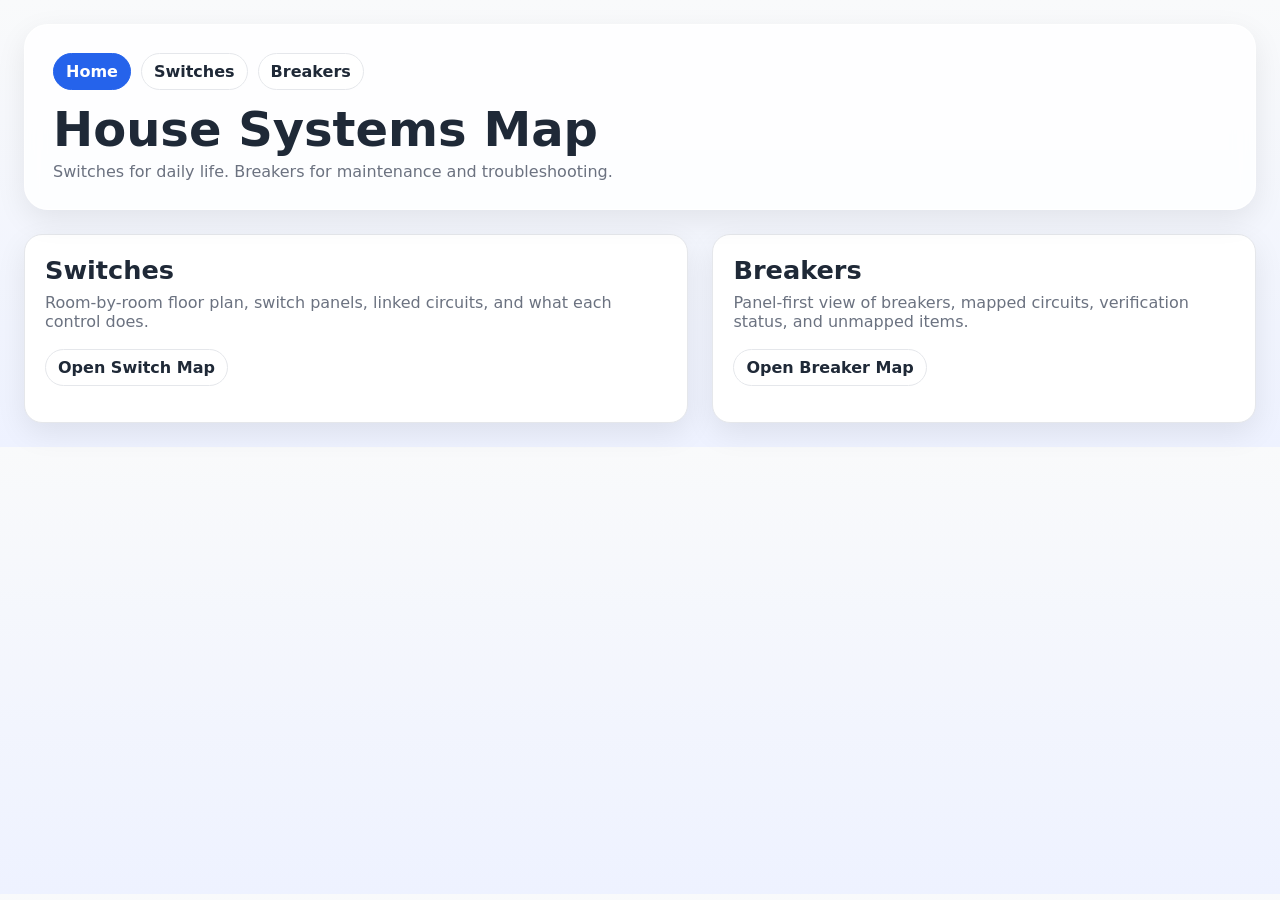
<file: index.html>
<!DOCTYPE html>
<html lang="en">
<head>
  <meta charset="UTF-8" />
  <meta name="viewport" content="width=device-width, initial-scale=1.0" />
  <title>House Systems Map</title>
  <link rel="stylesheet" href="styles.css" />
</head>
<body>
  <div class="container">
    <header>
      <div class="hero">  
        <div class="page-nav">
          <a class="nav-link active" href="index.html">Home</a>
          <a class="nav-link" href="switches.html">Switches</a>
          <a class="nav-link" href="breakers.html">Breakers</a>
        </div>
        
        <h1>House Systems Map</h1>
        <p class="subtitle">
          Switches for daily life. Breakers for maintenance and troubleshooting.
        </p>
      </div>
    </header>

    <main class="layout">
      <section class="panel">
        <div class="content">
          <h2 class="room-title">Switches</h2>
          <p class="room-note">
            Room-by-room floor plan, switch panels, linked circuits, and what each control does.
          </p>
          <p><a class="nav-link" href="switches.html">Open Switch Map</a></p>
        </div>
      </section>

      <section class="panel">
        <div class="content">
          <h2 class="room-title">Breakers</h2>
          <p class="room-note">
            Panel-first view of breakers, mapped circuits, verification status, and unmapped items.
          </p>
          <p><a class="nav-link" href="breakers.html">Open Breaker Map</a></p>
        </div>
      </section>
    </main>
  </div>
</body>
</html>
</file>
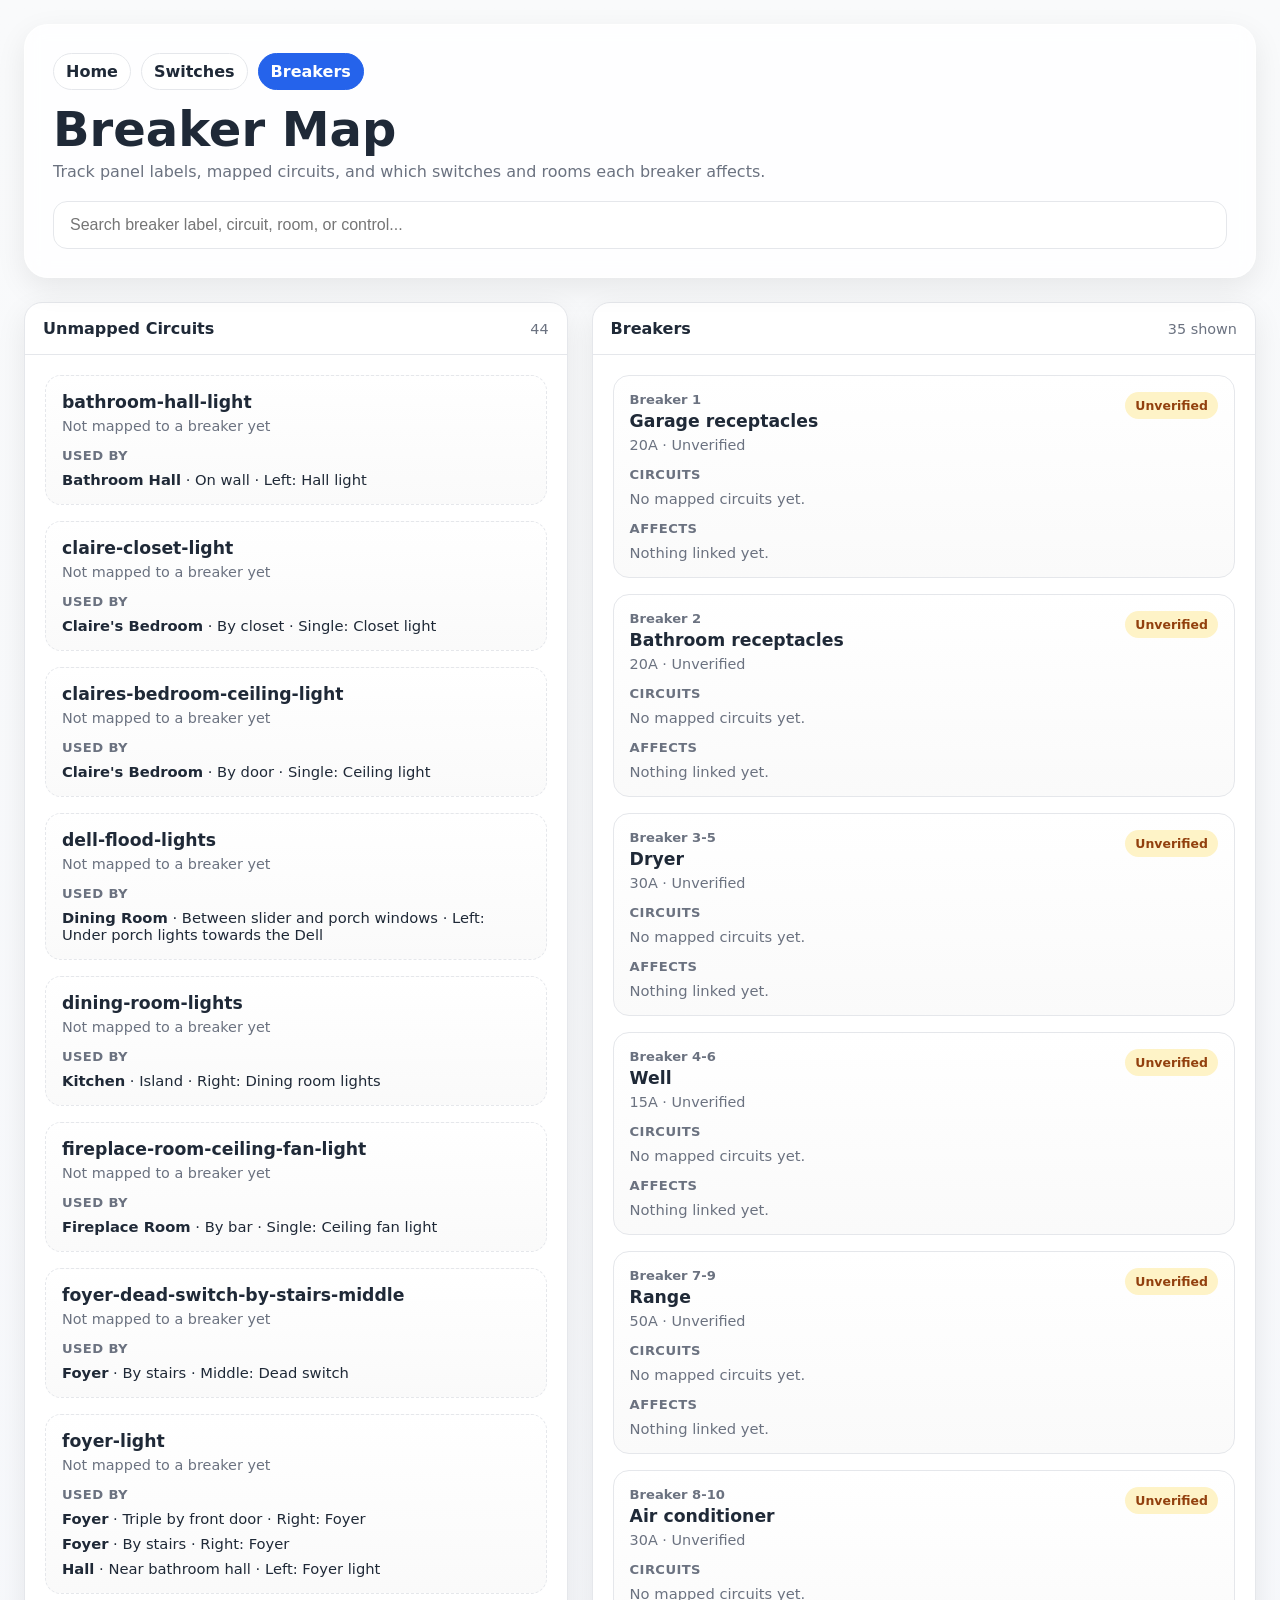
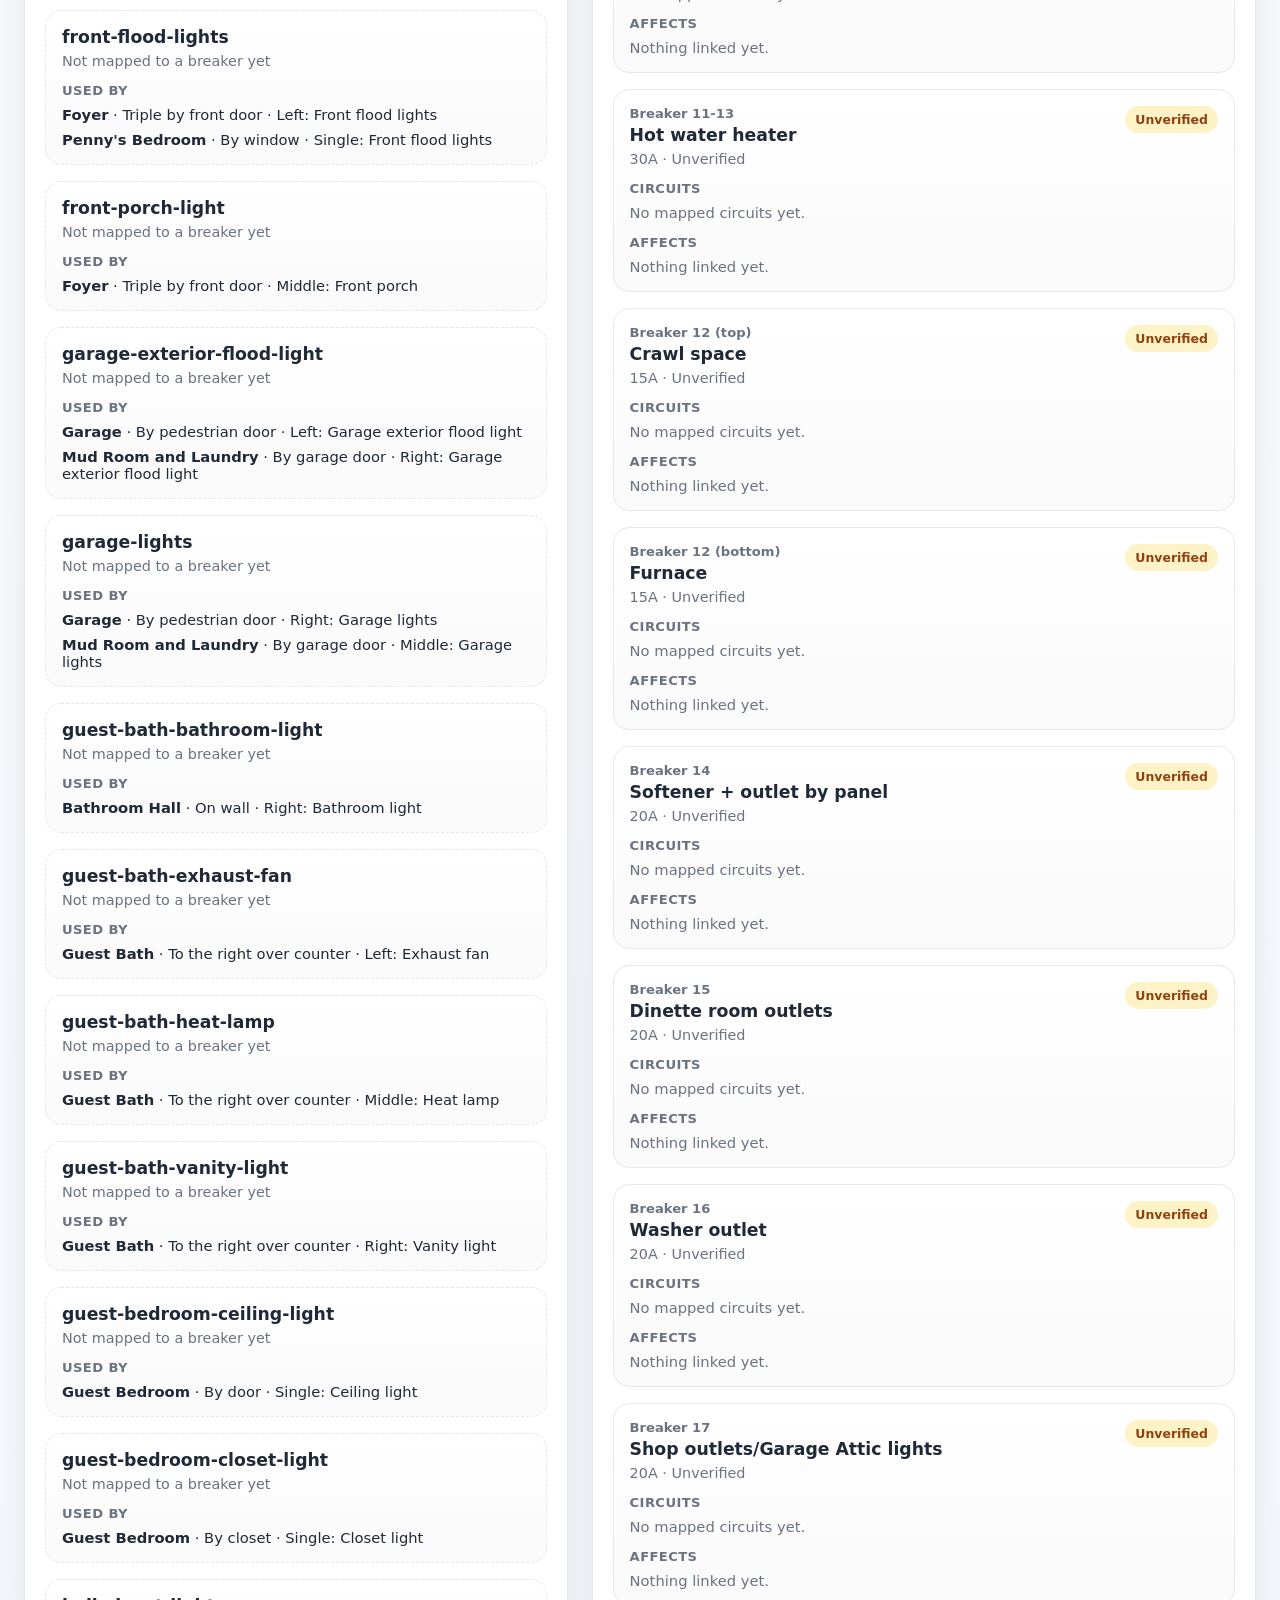
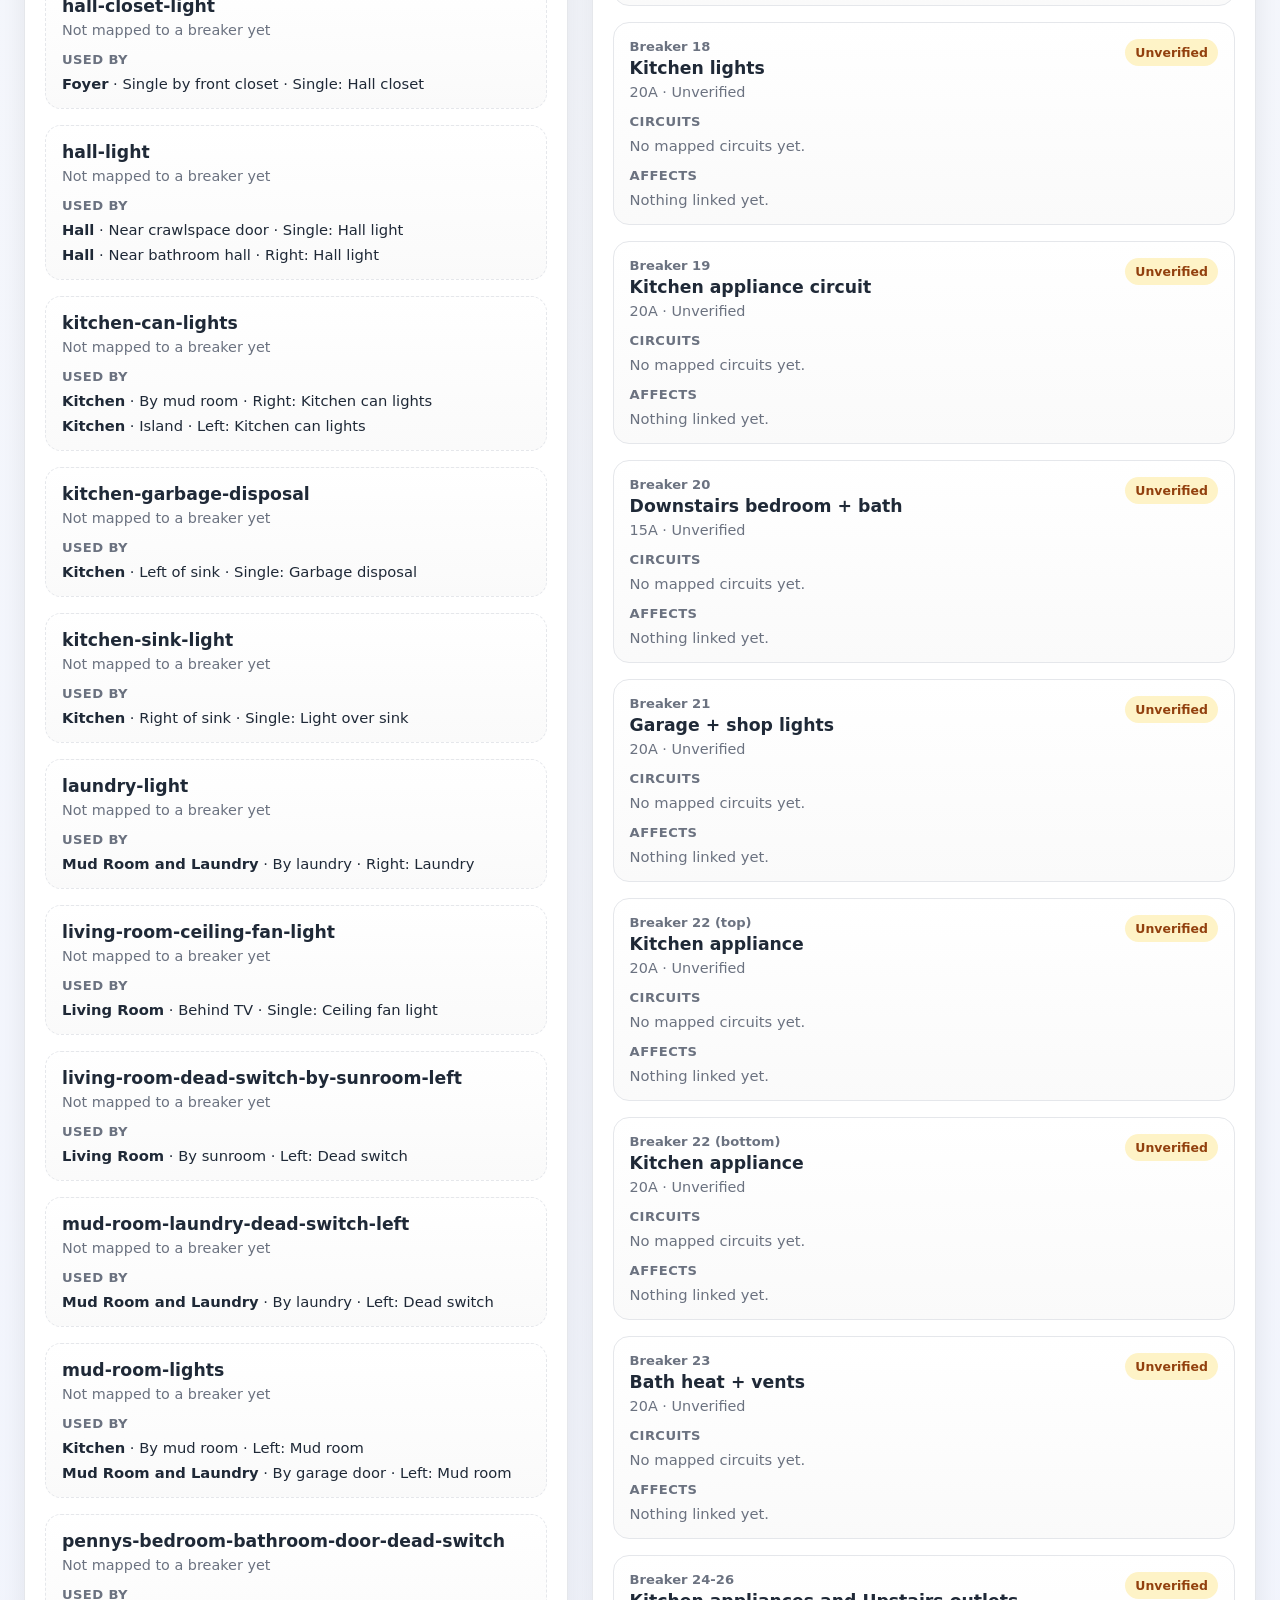
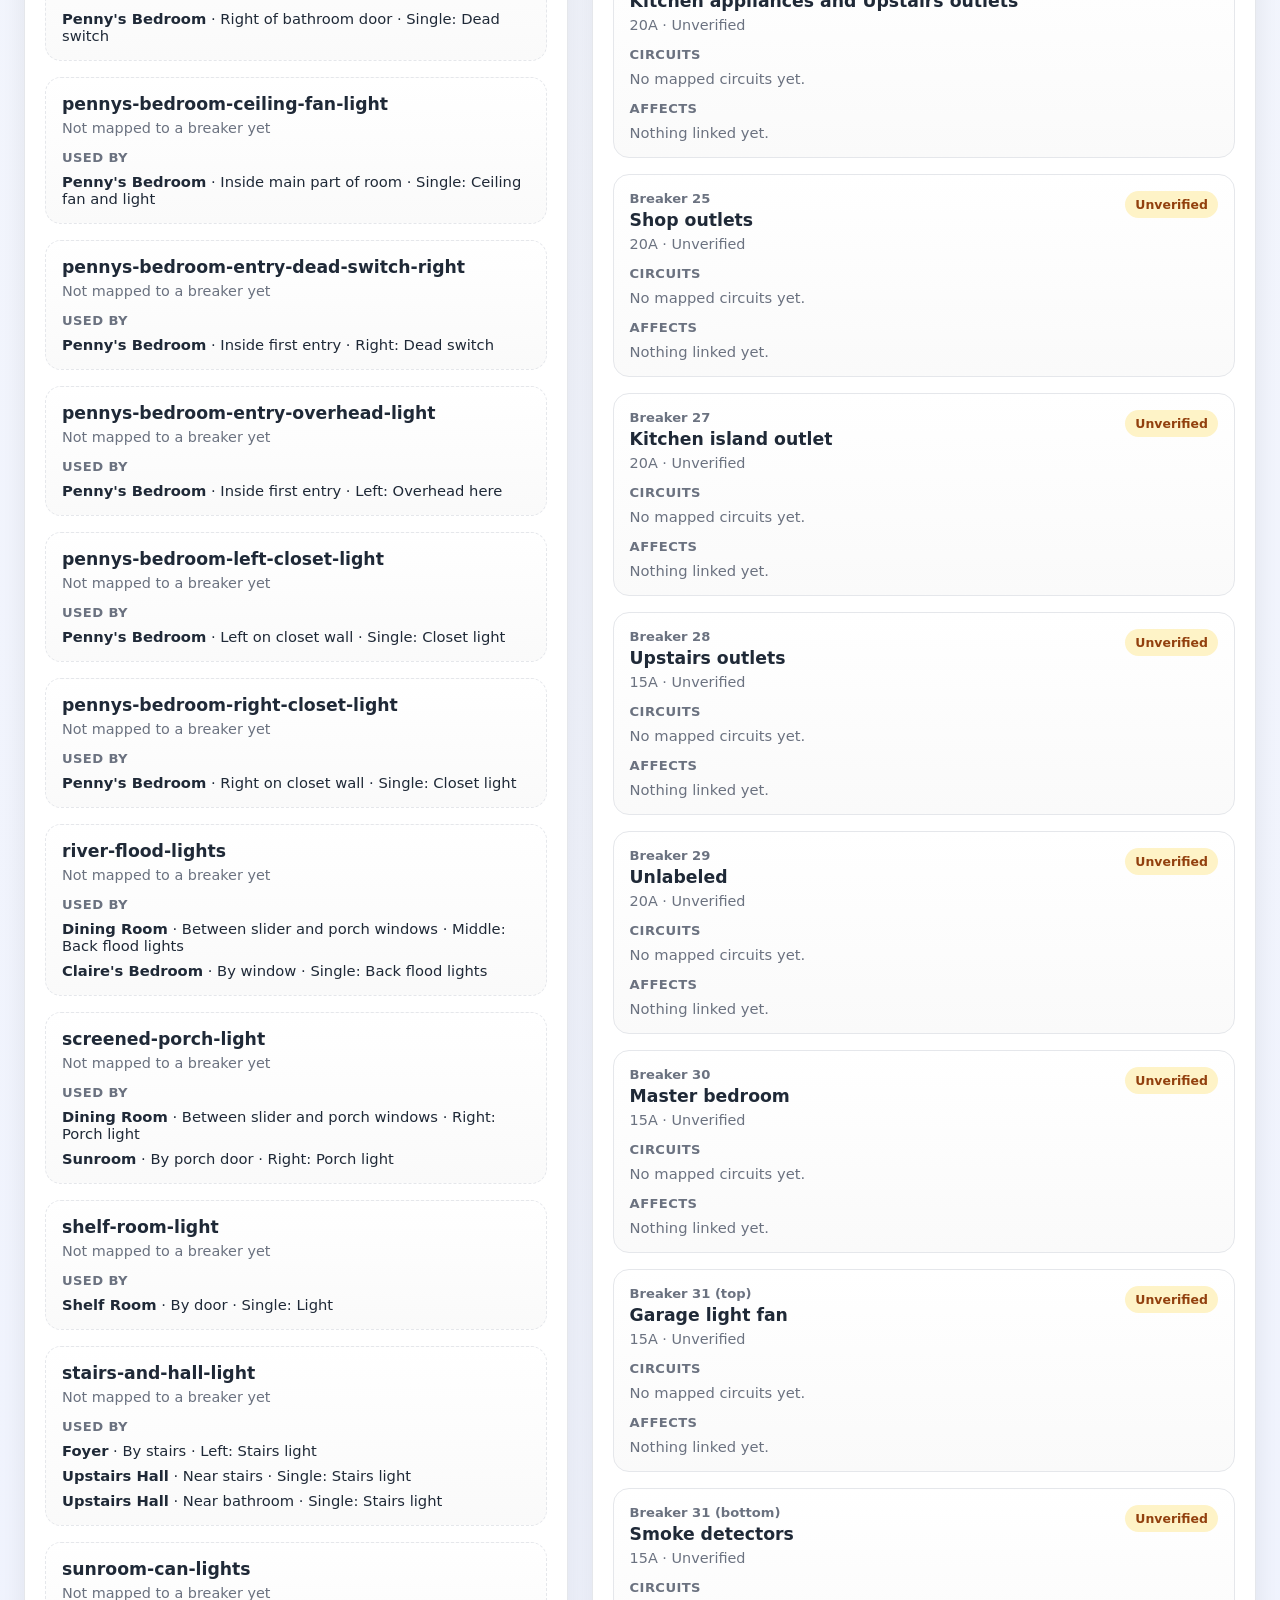
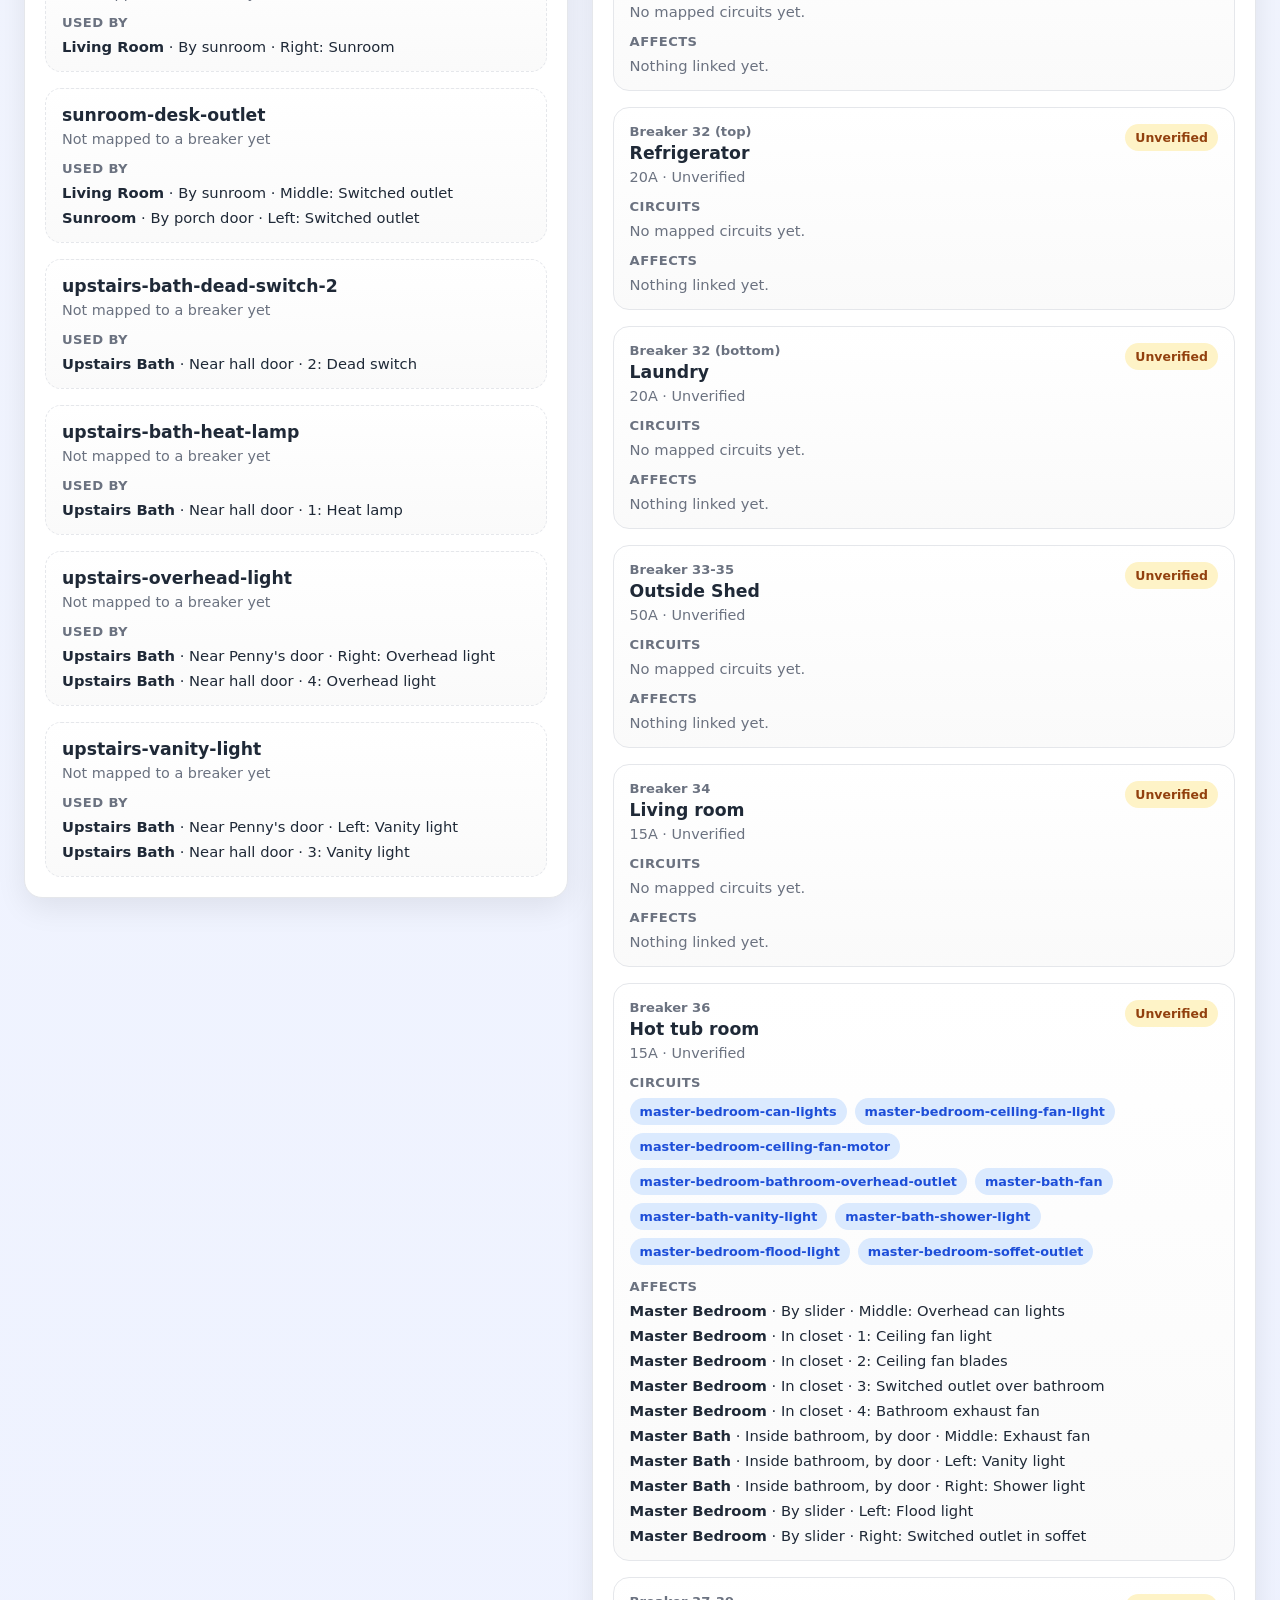
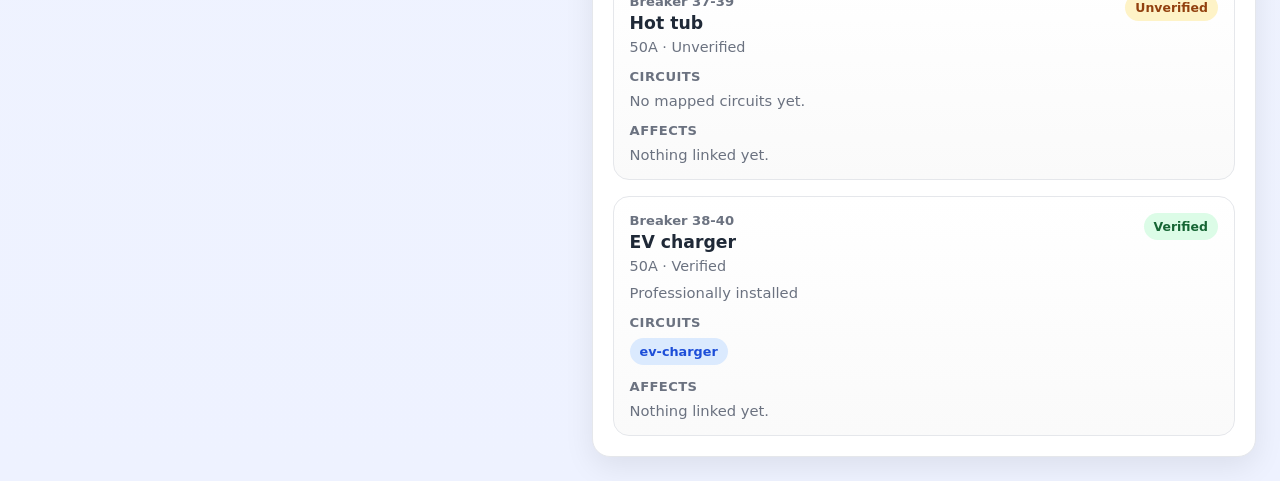
<file: breakers.html>
<!DOCTYPE html>
<html lang="en">
<head>
  <meta charset="UTF-8" />
  <meta name="viewport" content="width=device-width, initial-scale=1.0" />
  <title>Breaker Map</title>
  <link rel="stylesheet" href="styles.css" />
</head>
<body>
  <div class="container">
    <header>
      <div class="hero">
        <div class="page-nav">
          <a class="nav-link" href="index.html">Home</a>
          <a class="nav-link" href="switches.html">Switches</a>
          <a class="nav-link active" href="breakers.html">Breakers</a>
        </div>

        <h1>Breaker Map</h1>
        <p class="subtitle">
          Track panel labels, mapped circuits, and which switches and rooms each breaker affects.
        </p>

        <div class="controls">
          <input
            id="breakerSearchInput"
            class="search"
            type="search"
            placeholder="Search breaker label, circuit, room, or control..."
            aria-label="Search breakers"
          />
        </div>
      </div>
    </header>

    <main class="layout breakers-layout">
      <section class="panel">
        <div class="panel-header">
          <span>Unmapped Circuits</span>
          <span id="unmappedCount" class="panel-subtle">0</span>
        </div>
        <div id="unmappedContent" class="content"></div>
      </section>

      <section class="panel">
        <div class="panel-header">
          <span>Breakers</span>
          <span id="breakerCount" class="panel-subtle">0 shown</span>
        </div>
        <div id="breakersContent" class="content"></div>
      </section>
    </main>
  </div>

  <script type="module" src="breakersPage.js"></script>
</body>
</html>
</file>
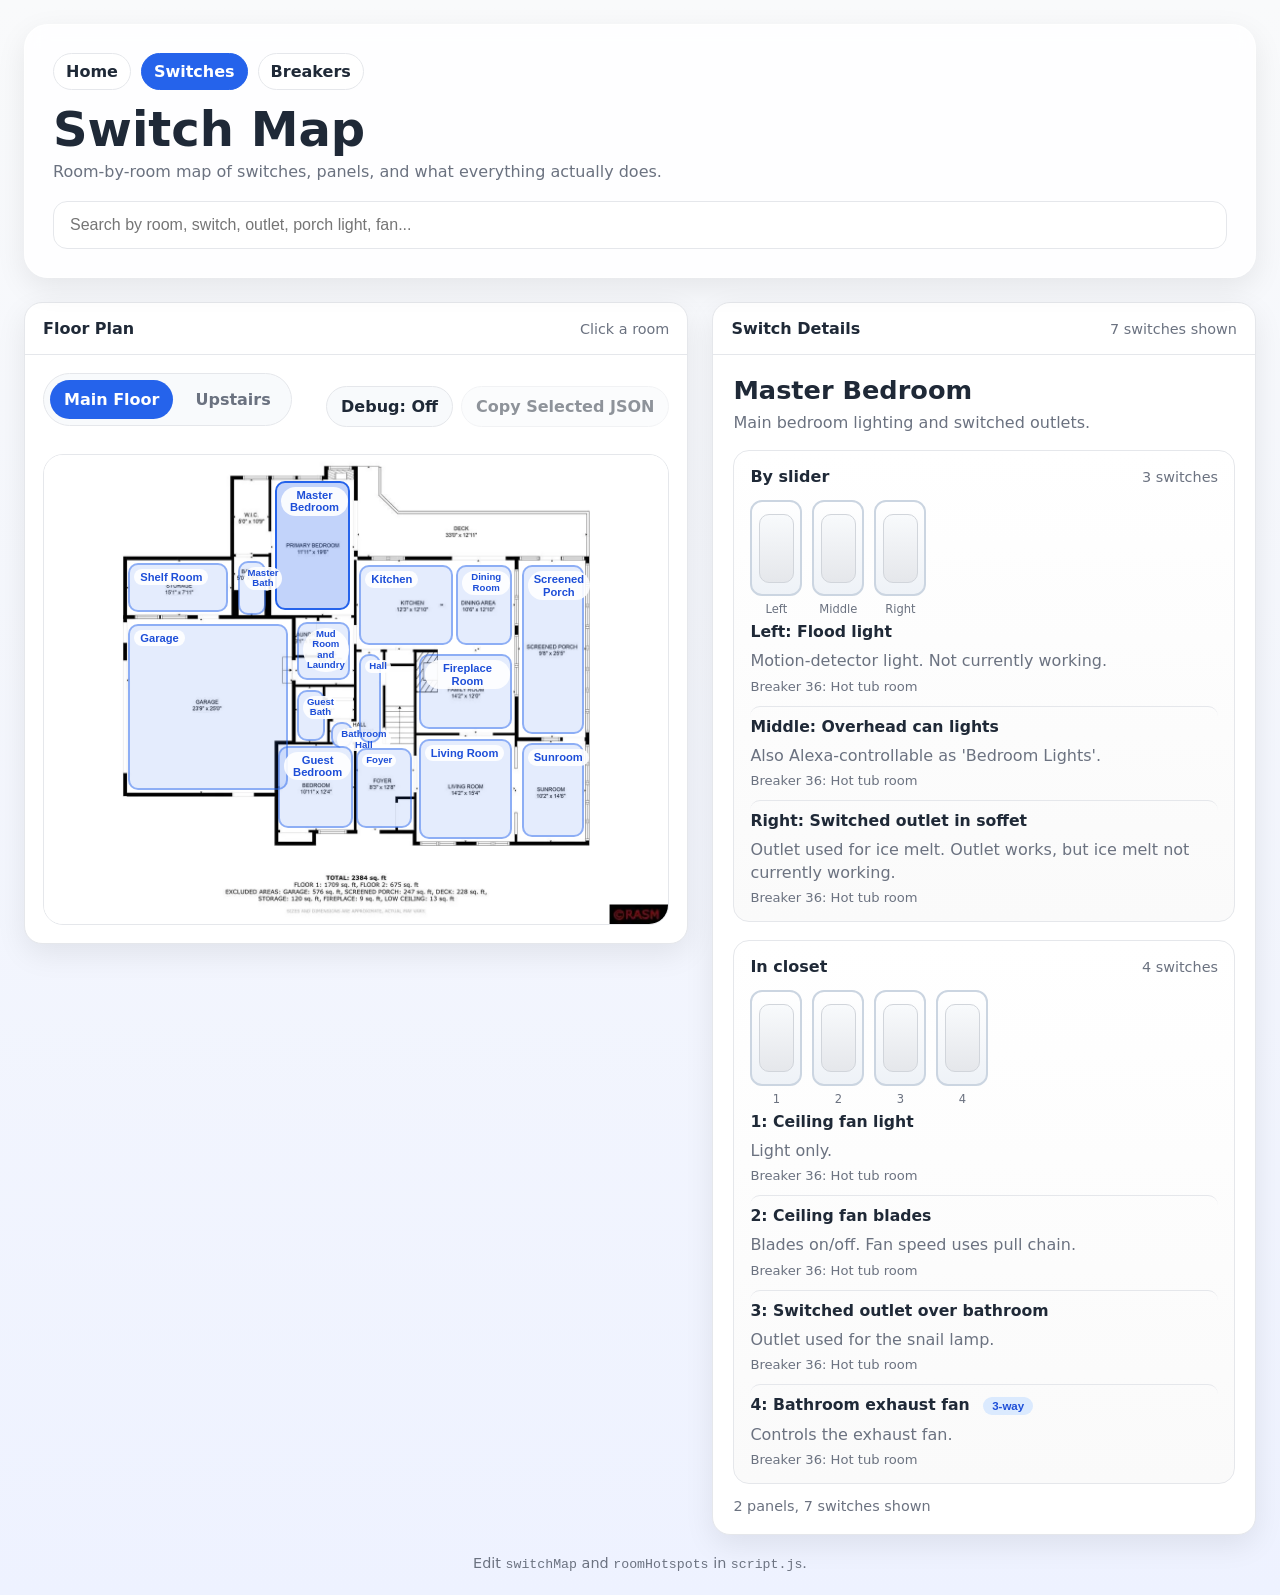
<file: switches.html>
<!DOCTYPE html>
<html lang="en">

<head>
  <meta charset="UTF-8" />
  <meta name="viewport" content="width=device-width, initial-scale=1.0" />
  <title>House Switch Map</title>
  <link rel="stylesheet" href="styles.css" />
</head>

<body>
  <div class="container">
    <header>
      <div class="hero">
        <div class="page-nav">
          <a class="nav-link" href="index.html">Home</a>
          <a class="nav-link active" href="switches.html">Switches</a>
          <a class="nav-link" href="breakers.html">Breakers</a>
        </div>

        <h1>Switch Map</h1>
        <p class="subtitle">
          Room-by-room map of switches, panels, and what everything actually does.
        </p>
        
        <div class="controls">
          <input id="searchInput" class="search" type="search"
            placeholder="Search by room, switch, outlet, porch light, fan..." aria-label="Search switch map" />
        </div>
      </div>
    </header>

    <main class="layout">
      <section class="panel">
        <div class="panel-header">
          <span>Floor Plan</span>
          <span class="panel-subtle">Click a room</span>
        </div>

        <div class="floorplan-wrap">
          <div class="floorplan-toolbar">
            <div class="floor-toggle" role="tablist" aria-label="Select floor">
              <button id="floorDownstairsBtn" class="floor-toggle-button active" type="button">
                Main Floor
              </button>
              <button id="floorUpstairsBtn" class="floor-toggle-button" type="button">
                Upstairs
              </button>
            </div>

            <div class="debug-tools">
              <button id="debugToggleBtn" class="debug-button" type="button">
                Debug: Off
              </button>
              <button id="copyHotspotBtn" class="debug-button" type="button" disabled>
                Copy Selected JSON
              </button>
            </div>
          </div>

          <div id="debugPanel" class="debug-panel" hidden>
            <strong id="debugRoomName">No hotspot selected</strong>
            <div id="debugCoords">Click a hotspot, then use arrow keys to move it. Hold Shift to resize.</div>
          </div>

          <div class="floorplan-image-wrap">
            <img id="floorplanImage" src="images/main-floorplan.webp" alt="Main floor plan" class="floorplan-image" />
            <div id="hotspotLayer" class="hotspot-layer"></div>
          </div>
        </div>
      </section>

      <section class="panel">
        <div class="panel-header">
          <span>Switch Details</span>
          <span id="summaryPill" class="panel-subtle">0 switches shown</span>
        </div>
        <div id="content" class="content"></div>
      </section>
    </main>

    <footer>
      Edit <code>switchMap</code> and <code>roomHotspots</code> in <code>script.js</code>.
    </footer>
  </div>

  <script type="module" src="switches.js"></script>
</body>

</html>
</file>
<file: styles.css>
:root {
  --bg: #f6f7fb;
  --card: #ffffff;
  --text: #1f2937;
  --muted: #6b7280;
  --border: #e5e7eb;
  --accent: #2563eb;
  --accent-soft: #dbeafe;
  --shadow: 0 10px 30px rgba(0, 0, 0, 0.08);
  --radius: 18px;
}

* {
  box-sizing: border-box;
}

body {
  margin: 0;
  font-family: Inter, system-ui, -apple-system, BlinkMacSystemFont, "Segoe UI", sans-serif;
  background: linear-gradient(180deg, #f9fafb 0%, #eef2ff 100%);
  color: var(--text);
}

.container {
  max-width: 1280px;
  margin: 0 auto;
  padding: 24px;
}

header {
  margin-bottom: 24px;
}

.hero {
  background: rgba(255, 255, 255, 0.82);
  backdrop-filter: blur(10px);
  border: 1px solid rgba(255, 255, 255, 0.7);
  border-radius: 24px;
  box-shadow: var(--shadow);
  padding: 28px;
}
.hero .page-nav {
  margin-bottom: 14px;
}
h1 {
  margin: 0 0 8px;
  font-size: clamp(1.9rem, 4vw, 3rem);
  line-height: 1.05;
}

.subtitle {
  margin: 0;
  color: var(--muted);
  font-size: 1rem;
  max-width: 70ch;
}

.controls {
  display: grid;
  grid-template-columns: 1fr;
  gap: 12px;
  margin-top: 20px;
}

.search {
  width: 100%;
  padding: 14px 16px;
  border-radius: 14px;
  border: 1px solid var(--border);
  font-size: 1rem;
  outline: none;
  background: #fff;
}

.search:focus {
  border-color: var(--accent);
  box-shadow: 0 0 0 4px var(--accent-soft);
}

.layout {
  display: grid;
  grid-template-columns: minmax(320px, 1.1fr) minmax(320px, 0.9fr);
  gap: 24px;
  align-items: start;
  margin-top: 24px;
}

.panel {
  background: var(--card);
  border: 1px solid var(--border);
  border-radius: var(--radius);
  box-shadow: var(--shadow);
  overflow: hidden;
}

.panel-header {
  display: flex;
  justify-content: space-between;
  align-items: center;
  gap: 12px;
  padding: 16px 18px;
  border-bottom: 1px solid var(--border);
  font-weight: 700;
}

.panel-subtle {
  font-size: 0.9rem;
  color: var(--muted);
  font-weight: 500;
}
.panel-grid {
  display: grid;
  gap: 18px;
}

.switch-panel-card {
  border: 1px solid var(--border);
  border-radius: 16px;
  padding: 16px;
  background: linear-gradient(180deg, #fff 0%, #fafafa 100%);
}

.switch-panel-header {
  display: flex;
  justify-content: space-between;
  align-items: baseline;
  gap: 12px;
  margin-bottom: 14px;
}

.switch-panel-title {
  margin: 0;
  font-size: 1rem;
}

.switch-panel-count {
  color: var(--muted);
  font-size: 0.9rem;
}

.paddle-strip {
  display: flex;
  gap: 10px;
  align-items: stretch;
  margin-bottom: 16px;
  flex-wrap: wrap;
}

.paddle {
  width: 52px;
  min-width: 52px;
  height: 96px;
  border-radius: 12px;
  border: 2px solid #cbd5e1;
  background: linear-gradient(180deg, #ffffff 0%, #eef2f7 100%);
  box-shadow: inset 0 1px 0 rgba(255,255,255,0.85);
  position: relative;
  display: flex;
  align-items: center;
  justify-content: center;
}

.paddle::before {
  content: "";
  width: 70%;
  height: 72%;
  border-radius: 10px;
  background: linear-gradient(180deg, #f8fafc 0%, #e5e7eb 100%);
  border: 1px solid #d1d5db;
}

.paddle-label {
  position: absolute;
  bottom: -22px;
  left: 50%;
  transform: translateX(-50%);
  font-size: 0.72rem;
  color: var(--muted);
  white-space: nowrap;
}

.paddle.active-circuit {
  border-color: var(--accent);
  background: linear-gradient(180deg, #eff6ff 0%, #dbeafe 100%);
  box-shadow:
    inset 0 1px 0 rgba(255,255,255,0.9),
    0 0 0 3px rgba(37, 99, 235, 0.16);
}

.paddle.active-circuit::before {
  background: linear-gradient(180deg, #ffffff 0%, #dbeafe 100%);
  border-color: #93c5fd;
}

.panel-toggle-list {
  display: grid;
  gap: 12px;
}
.panel-toggle-item {
  border-top: 1px solid var(--border);
  padding-top: 10px;
  border-radius: 10px;
}

.panel-toggle-item:first-child {
  border-top: none;
}

.panel-toggle-item.active-circuit {
  background: rgba(37, 99, 235, 0.08);
  box-shadow: inset 0 0 0 1px rgba(37, 99, 235, 0.22);
  padding: 10px;
}

.toggle-header {
  display: flex;
  align-items: center;
  justify-content: space-between;
  gap: 12px;
  margin-bottom: 4px;
}

.toggle-title {
  margin: 0;
  font-size: 0.98rem;
}

.toggle-actions {
  display: inline-flex;
  gap: 8px;
  flex-wrap: wrap;
}
.toggle-breaker {
  margin-top: 6px;
  font-size: 0.82rem;
  color: var(--muted);
}

.toggle-breaker.unmapped {
  color: #b45309;
}
.circuit-button,
.link-jump-button {
  border: 1px solid var(--border);
  background: #f8fafc;
  color: var(--text);
  border-radius: 999px;
  padding: 5px 9px;
  font: inherit;
  font-size: 0.78rem;
  font-weight: 700;
  cursor: pointer;
}

.circuit-button:hover,
.circuit-button:focus-visible,
.link-jump-button:hover,
.link-jump-button:focus-visible {
  background: #e5edff;
  color: #1d4ed8;
  outline: none;
}

.circuit-button.active {
  background: var(--accent);
  border-color: var(--accent);
  color: white;
}

.linked-toggles {
  margin-top: 10px;
  padding-top: 10px;
  border-top: 1px dashed var(--border);
}

.linked-toggles-title {
  font-size: 0.82rem;
  font-weight: 700;
  color: var(--muted);
  margin-bottom: 8px;
}

.linked-toggle-list {
  display: grid;
  gap: 8px;
}

.linked-toggle-item {
  display: flex;
  justify-content: space-between;
  align-items: center;
  gap: 10px;
  flex-wrap: wrap;
}

.linked-toggle-meta {
  color: var(--muted);
  font-size: 0.88rem;
}

.panel-toggle-item h4 {
  margin: 0 0 4px;
  font-size: 0.98rem;
}

.panel-toggle-item p {
  margin: 0;
  color: var(--muted);
  line-height: 1.45;
}

.content {
  padding: 20px;
}

.room-title {
  margin: 0 0 8px;
  font-size: 1.6rem;
}

.room-note {
  margin: 0 0 18px;
  color: var(--muted);
}

.switch-grid {
  display: grid;
  grid-template-columns: repeat(auto-fit, minmax(240px, 1fr));
  gap: 16px;
}

.switch-card {
  border: 1px solid var(--border);
  border-radius: 16px;
  padding: 16px;
  background: linear-gradient(180deg, #fff 0%, #fafafa 100%);
}

.switch-label {
  display: inline-block;
  padding: 6px 10px;
  border-radius: 999px;
  background: var(--accent-soft);
  color: #1d4ed8;
  font-size: 0.85rem;
  font-weight: 700;
  margin-bottom: 12px;
}

.switch-card h3 {
  margin: 0 0 8px;
  font-size: 1.05rem;
}

.switch-card p {
  margin: 0;
  color: var(--muted);
  line-height: 1.45;
}

.meta {
  margin-top: 14px;
  font-size: 0.9rem;
  color: var(--muted);
}

.empty-state {
  padding: 28px;
  text-align: center;
  color: var(--muted);
}
.floor-toggle {
  display: inline-flex;
  gap: 8px;
  margin-bottom: 14px;
  padding: 6px;
  border: 1px solid var(--border);
  border-radius: 999px;
  background: #f8fafc;
}

.floor-toggle-button {
  border: none;
  background: transparent;
  color: var(--muted);
  padding: 10px 14px;
  border-radius: 999px;
  font: inherit;
  font-weight: 700;
  cursor: pointer;
  transition: background 0.18s ease, color 0.18s ease;
}

.floor-toggle-button:hover,
.floor-toggle-button:focus-visible {
  background: #e5edff;
  color: #1d4ed8;
  outline: none;
}

.floor-toggle-button.active {
  background: var(--accent);
  color: white;
}

.floorplan-wrap {
  padding: 18px;
}

.floorplan-image-wrap {
  position: relative;
  width: 100%;
  border: 1px solid var(--border);
  border-radius: 20px;
  overflow: hidden;
  background: #fff;
}

.floorplan-image {
  display: block;
  width: 100%;
  height: auto;
}

.floorplan-toolbar {
  display: flex;
  justify-content: space-between;
  align-items: center;
  gap: 12px;
  flex-wrap: wrap;
  margin-bottom: 14px;
}

.debug-tools {
  display: inline-flex;
  gap: 8px;
  flex-wrap: wrap;
}

.debug-button {
  border: 1px solid var(--border);
  background: #f8fafc;
  color: var(--text);
  padding: 10px 14px;
  border-radius: 999px;
  font: inherit;
  font-weight: 700;
  cursor: pointer;
}

.debug-button:hover,
.debug-button:focus-visible {
  background: #e5edff;
  color: #1d4ed8;
  outline: none;
}

.debug-button:disabled {
  opacity: 0.5;
  cursor: not-allowed;
}

.debug-panel {
  margin-bottom: 14px;
  padding: 12px 14px;
  border: 1px solid var(--border);
  border-radius: 14px;
  background: #f8fafc;
  color: var(--muted);
  font-size: 0.92rem;
}

.room-hotspot.selected-for-edit {
  box-shadow: 0 0 0 3px rgba(37, 99, 235, 0.35);
}

.hotspot-layer {
  position: absolute;
  inset: 0;
}

.room-hotspot {
  position: absolute;
  border: 2px solid rgba(37, 99, 235, 0.45);
  background: rgba(37, 99, 235, 0.12);
  border-radius: 10px;
  cursor: pointer;
  transition: background 0.18s ease, border-color 0.18s ease, transform 0.18s ease, opacity 0.18s ease;
}

.room-hotspot:hover,
.room-hotspot:focus-visible {
  background: rgba(37, 99, 235, 0.2);
  border-color: rgba(37, 99, 235, 0.8);
  transform: scale(1.01);
  outline: none;
}

.room-hotspot.active {
  background: rgba(37, 99, 235, 0.28);
  border-color: rgba(37, 99, 235, 1);
}

.room-hotspot.hidden-by-filter {
  opacity: 0.2;
  pointer-events: none;
}

.room-hotspot-label {
  position: absolute;
  left: 4px;
  top: 4px;
  font-size: 0.7rem;
  font-weight: 700;
  color: #1d4ed8;
  background: rgba(255, 255, 255, 0.9);
  padding: 2px 6px;
  border-radius: 999px;
  line-height: 1.1;
  pointer-events: none;
}

.room-hotspot.small .room-hotspot-label {
  font-size: 0.6rem;
  padding: 1px 4px;
}

.room-hotspot.active-circuit {
  box-shadow: 0 0 0 3px rgba(37, 99, 235, 0.2);
  border-color: rgba(37, 99, 235, 0.95);
}

.legend {
  display: flex;
  flex-wrap: wrap;
  gap: 10px;
  margin-top: 14px;
  color: var(--muted);
  font-size: 0.92rem;
}

.legend-chip {
  display: inline-flex;
  align-items: center;
  gap: 8px;
  padding: 8px 10px;
  border-radius: 999px;
  background: #f8fafc;
  border: 1px solid var(--border);
}

.swatch {
  width: 14px;
  height: 14px;
  border-radius: 999px;
  border: 1px solid #cbd5e1;
  background: rgba(37, 99, 235, 0.12);
}

.swatch.active {
  background: rgba(37, 99, 235, 0.28);
}

.circuit-badge {
  display: inline-block;
  margin-left: 8px;
  padding: 2px 8px;
  border-radius: 999px;
  font-size: 0.72rem;
  font-weight: 700;

  background: var(--accent-soft);
  color: #1d4ed8;

  border: 1px solid transparent;
  cursor: pointer;
}

.circuit-badge:hover,
.circuit-badge:focus-visible {
  background: #e5edff;
  outline: none;
}

.circuit-badge.active {
  background: var(--accent);
  color: white;
  border-color: var(--accent);
}
.page-nav {
  display: flex;
  gap: 10px;
  flex-wrap: wrap;
  margin-bottom: 18px;
}

.nav-link {
  display: inline-flex;
  align-items: center;
  padding: 8px 12px;
  border-radius: 999px;
  border: 1px solid var(--border);
  background: #fff;
  color: var(--text);
  text-decoration: none;
  font-weight: 700;
}

.nav-link:hover,
.nav-link:focus-visible {
  background: #eef2ff;
  color: #1d4ed8;
  outline: none;
}

.nav-link.active {
  background: var(--accent);
  color: white;
  border-color: var(--accent);
}

.breakers-layout {
  grid-template-columns: minmax(320px, 0.9fr) minmax(320px, 1.1fr);
}

.breaker-list {
  display: grid;
  gap: 16px;
}

.breaker-card {
  border: 1px solid var(--border);
  border-radius: 16px;
  padding: 16px;
  background: linear-gradient(180deg, #fff 0%, #fafafa 100%);
}

.breaker-card-header {
  display: flex;
  justify-content: space-between;
  align-items: flex-start;
  gap: 12px;
}

.breaker-kicker {
  font-size: 0.82rem;
  color: var(--muted);
  font-weight: 700;
  margin-bottom: 4px;
}

.breaker-title {
  margin: 0 0 6px;
  font-size: 1.08rem;
}

.breaker-meta {
  color: var(--muted);
  font-size: 0.9rem;
}

.breaker-status {
  display: inline-flex;
  align-items: center;
  padding: 6px 10px;
  border-radius: 999px;
  font-size: 0.78rem;
  font-weight: 700;
}

.breaker-status.verified {
  background: #dcfce7;
  color: #166534;
}

.breaker-status.unverified {
  background: #fef3c7;
  color: #92400e;
}

.breaker-notes {
  margin-top: 10px;
  color: var(--muted);
  font-size: 0.92rem;
}

.breaker-section {
  margin-top: 14px;
}

.breaker-section-title {
  font-size: 0.82rem;
  font-weight: 700;
  color: var(--muted);
  margin-bottom: 8px;
  text-transform: uppercase;
  letter-spacing: 0.03em;
}

.breaker-chip-row {
  display: flex;
  flex-wrap: wrap;
  gap: 8px;
}

.breaker-chip {
  display: inline-flex;
  align-items: center;
  padding: 6px 10px;
  border-radius: 999px;
  background: var(--accent-soft);
  color: #1d4ed8;
  font-size: 0.8rem;
  font-weight: 700;
}

.breaker-affects-list {
  display: grid;
  gap: 8px;
}

.breaker-affect-item {
  font-size: 0.92rem;
  color: var(--text);
}

.breaker-empty {
  color: var(--muted);
  font-size: 0.92rem;
}

.unmapped-breaker-card {
  border-style: dashed;
}

@media (max-width: 980px) {
  .breakers-layout {
    grid-template-columns: 1fr;
  }
}
footer {
  margin-top: 20px;
  text-align: center;
  color: var(--muted);
  font-size: 0.9rem;
}

code {
  font-family: ui-monospace, SFMono-Regular, Menlo, Consolas, monospace;
  font-size: 0.92em;
}

@media (max-width: 980px) {
  .layout {
    grid-template-columns: 1fr;
  }
}
</file>
